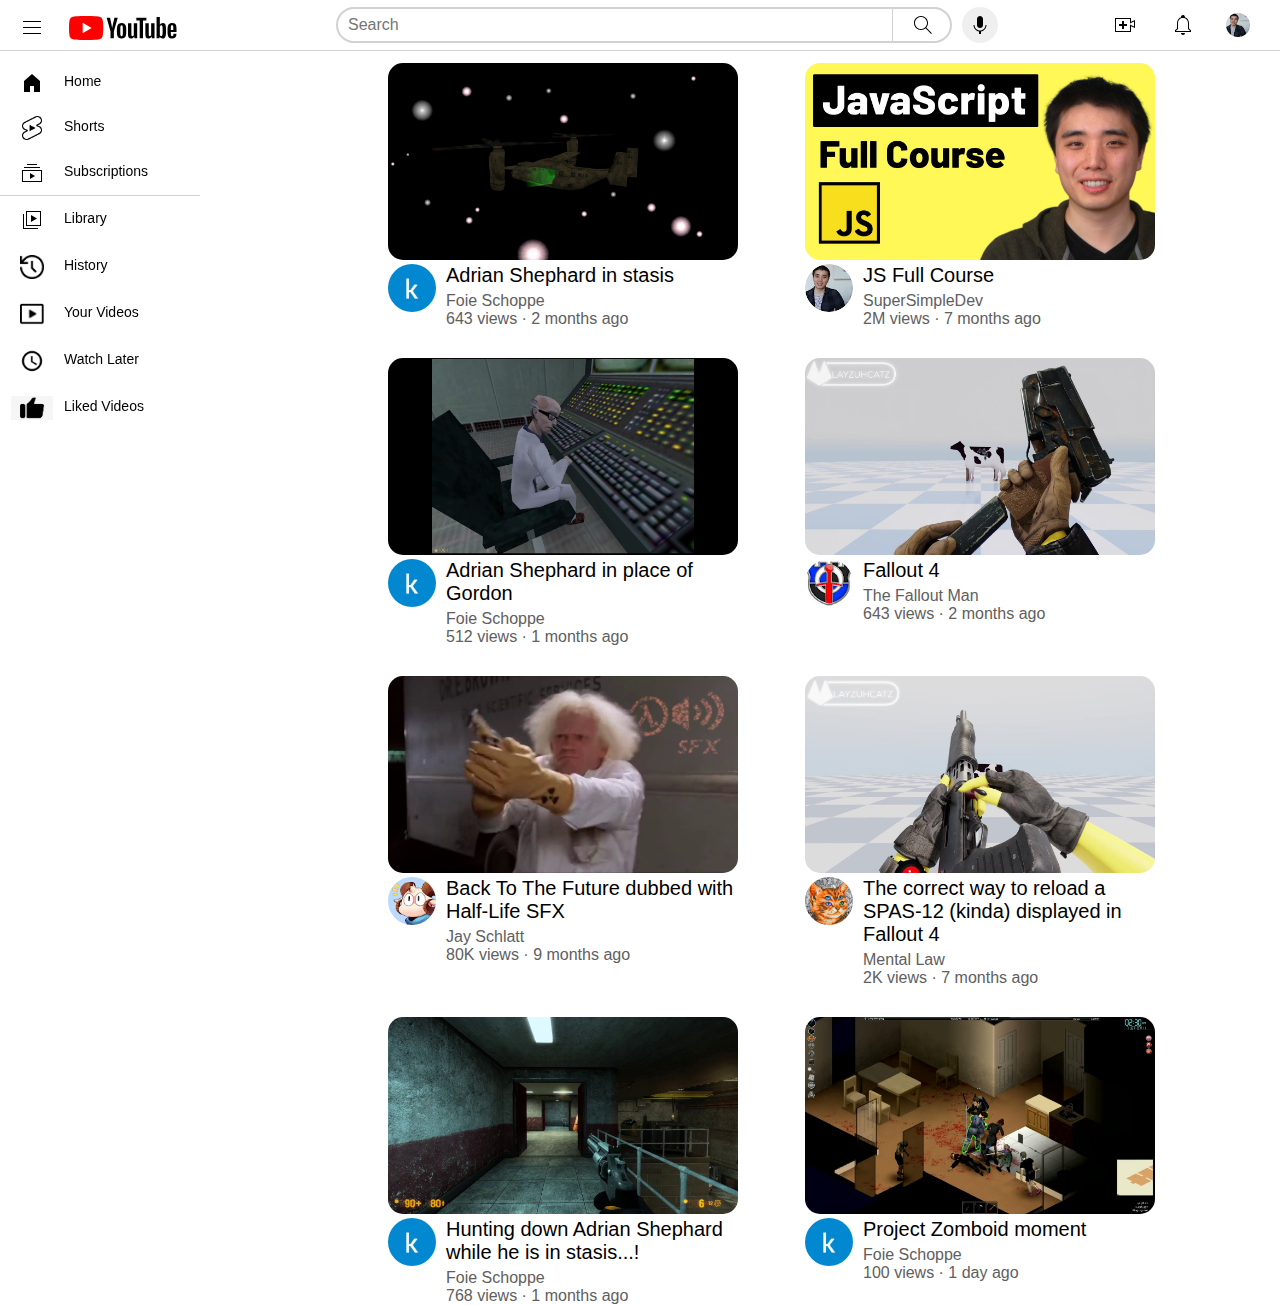
<file: index.html>
<!DOCTYPE html>
<html>

<head>
    <link rel="stylesheet" href="youtubeclonestyles/index.css">
    <link rel="stylesheet" href="youtubeclonestyles/header.css">
    <link rel="stylesheet" href="youtubeclonestyles/sidebar.css">
</head>

<body>
    <div id="header">
        <div id="left-header">
            <div id="hamburger">
                <img src="images/header/hamburger-menu.svg">
            </div>
            <div id="youtube-logo">
                <img src="images/header/youtube-logo.svg">
            </div>
        </div>
        <div id="middle-header">
            <div id="search-bar-div">
                <input id="search-bar" type="text" placeholder="Search">
                <button id="search-button">
                    <img id="search-icon" src="images/header/search.svg">
                    <div id="tooltip">Search</div>
                </button>
            </div>
            <button id="voice-search-button">
                <img id="voice-search-icon" src="images/header/voice-search-icon.svg">
                <div id="tooltip">Search with your voice</div>
            </button>
        </div>
        <div id="right-header">
            <div id="upload-button">
                <img id="upload-icon" src="images/header/upload.svg">
                <div id="tooltip">Upload media</div>
            </div>
            <div id="notif-button">
                <img id="notif-icon" src="images/header/notifications.svg">
                <div id="tooltip">Notifications</div>
            </div>
            <div id="userpfp-button">
                <img id="current-userpfp" src="images/header/my-channel.jpeg">
                <div id="tooltip">User pfp</div>
            </div>
        </div>
    </div>

    <div id="sidebar">
        <div id="tabs-list" style="
            padding-top: 5px;
            height: 135px;
            border-bottom-style: solid;
            border-bottom-width: 1px;
            border-bottom-color: rgb(210,210,210);;
            ">
            <div id="tab">
                <div id="tab-icon">
                    <img src="images/sidebar/home.svg">
                </div>
                <div id="tab-text">Home</div>
            </div>
            <div id="tab">
                <div id="tab-icon">
                    <img src="youtubecloneimages/YouTube_Shorts_(Outline).png">
                </div>
                <div id="tab-text">Shorts</div>
            </div>
            <div id="tab">
                <div id="tab-icon">
                    <img src="images/sidebar/subscriptions.svg">
                </div>
                <div id="tab-text">Subscriptions</div>
            </div>
        </div>
        <div id="tabs-list">
            <div id="tab">
                <div id="tab-icon">
                    <img src="images/sidebar/library.svg">
                </div>
                <div id="tab-text">Library</div>
            </div>
            <div id="tab">
                <div id="tab-icon">
                    <img src="youtubecloneimages/history.png">
                </div>
                <div id="tab-text">History</div>
            </div>
            <div id="tab">
                <div id="tab-icon">
                    <img src="youtubecloneimages/youtube-video-icon-png-27.png">
                </div>
                <div id="tab-text">Your Videos</div>
            </div>
            <div id="tab">
                <div id="tab-icon">
                    <img src="youtubecloneimages/watch-later-1781603-1513853.png">
                </div>
                <div id="tab-text">Watch Later</div>
            </div>
            <div id="tab">
                <div id="tab-icon">
                    <img src="youtubecloneimages/kisspng-youtube-like-button-thumb-signal-computer-icons-youtube-clipart-5adbb449852269.4559370715243479775453.jpg">
                </div>
                <div id="tab-text">Liked Videos</div>
            </div>
        </div>
    </div>

    <div id="videos-container">
        <div id="video-div">
            <div id="thumbnail-row">
                <img id="thumbnail" src="youtubecloneimages/thumbnails/thumbnail1.jpg">
            </div>
            <div id="pfp-info-row">
                <div id="pfp-div">
                    <img id="video-pfp" src="youtubecloneimages/pfps/k.jpg">
                </div>
                <div id="video-info-div">
                    <p id="title">Adrian Shephard in stasis</p>
                    <p id="vid-creator">Foie Schoppe <!--&#10003;--></p>
                    <p id="vid-stats">643 views &#183; 2 months ago</p>
                </div>
            </div>
        </div>

        <div id="video-div">
            <div id="thumbnail-row">
                <img id="thumbnail" src="youtubecloneimages/thumbnails/thumbnail2.jpg">
            </div>
            <div id="pfp-info-row">
                <div id="pfp-div">
                    <img id="video-pfp" src="images/header/my-channel.jpeg">
                </div>
                <div id="video-info-div">
                    <p id="title">JS Full Course</p>
                    <p id="vid-creator">SuperSimpleDev <!--&#10003;--></p>
                    <p id="vid-stats">2M views &#183; 7 months ago</p>
                </div>
            </div>
        </div>
        <div id="video-div">
            <div id="thumbnail-row">
                <img id="thumbnail" src="youtubecloneimages/thumbnails/thumbnail7.jpg">
            </div>
            <div id="pfp-info-row">
                <div id="pfp-div">
                    <img id="video-pfp" src="youtubecloneimages/pfps/k.jpg">
                </div>
                <div id="video-info-div">
                    <p id="title">Adrian Shephard in place of Gordon</p>
                    <p id="vid-creator">Foie Schoppe <!--&#10003;--></p>
                    <p id="vid-stats">512 views &#183; 1 months ago</p>
                </div>
            </div>
        </div>
        <div id="video-div">
            <div id="thumbnail-row">
                <img id="thumbnail" src="youtubecloneimages/thumbnails/thumbnail3.jpg">
            </div>
            <div id="pfp-info-row">
                <div id="pfp-div">
                    <img id="video-pfp" src="images/pfps/pfp2.jpg">
                </div>
                <div id="video-info-div">
                    <p id="title">Fallout 4</p>
                    <p id="vid-creator">The Fallout Man <!--&#10003;--></p>
                    <p id="vid-stats">643 views &#183; 2 months ago</p>
                </div>
            </div>
        </div>
        <div id="video-div">
            <div id="thumbnail-row">
                <img id="thumbnail" src="youtubecloneimages/thumbnails/thumbnail4.jpg">
            </div>
            <div id="pfp-info-row">
                <div id="pfp-div">
                    <img id="video-pfp" src="images/pfps/jschlatt.jpg">
                </div>
                <div id="video-info-div">
                    <p id="title">Back To The Future dubbed with Half-Life SFX</p>
                    <p id="vid-creator">Jay Schlatt <!--&#10003;--></p>
                    <p id="vid-stats">80K views &#183; 9 months ago</p>
                </div>
            </div>
        </div>
        <div id="video-div">
            <div id="thumbnail-row">
                <img id="thumbnail" src="youtubecloneimages/thumbnails/thumbnail5.jpg">
            </div>
            <div id="pfp-info-row">
                <div id="pfp-div">
                    <img id="video-pfp" src="images/pfps/mentaloutlaw.jpg">
                </div>
                <div id="video-info-div">
                    <p id="title">The correct way to reload a SPAS-12 (kinda) displayed in Fallout 4</p>
                    <p id="vid-creator">Mental Law <!--&#10003;--></p>
                    <p id="vid-stats">2K views &#183; 7 months ago</p>
                </div>
            </div>
        </div>
        <div id="video-div">
            <div id="thumbnail-row">
                <img id="thumbnail" src="youtubecloneimages/thumbnails/thumbnail6.jpg">
            </div>
            <div id="pfp-info-row">
                <div id="pfp-div">
                    <img id="video-pfp" src="youtubecloneimages/pfps/k.jpg">
                </div>
                <div id="video-info-div">
                    <p id="title">Hunting down Adrian Shephard while he is in stasis...!</p>
                    <p id="vid-creator">Foie Schoppe <!--&#10003;--></p>
                    <p id="vid-stats">768 views &#183; 1 months ago</p>
                </div>
            </div>
        </div>
        <div id="video-div">
            <div id="thumbnail-row">
                <img id="thumbnail" src="youtubecloneimages/thumbnails/thumbnail8.jpg">
            </div>
            <div id="pfp-info-row">
                <div id="pfp-div">
                    <img id="video-pfp" src="youtubecloneimages/pfps/k.jpg">
                </div>
                <div id="video-info-div">
                    <p id="title">Project Zomboid moment</p>
                    <p id="vid-creator">Foie Schoppe <!--&#10003;--></p>
                    <p id="vid-stats">100 views &#183; 1 day ago</p>
                </div>
            </div>
        </div>
    </div>
</body>

</html>
</file>
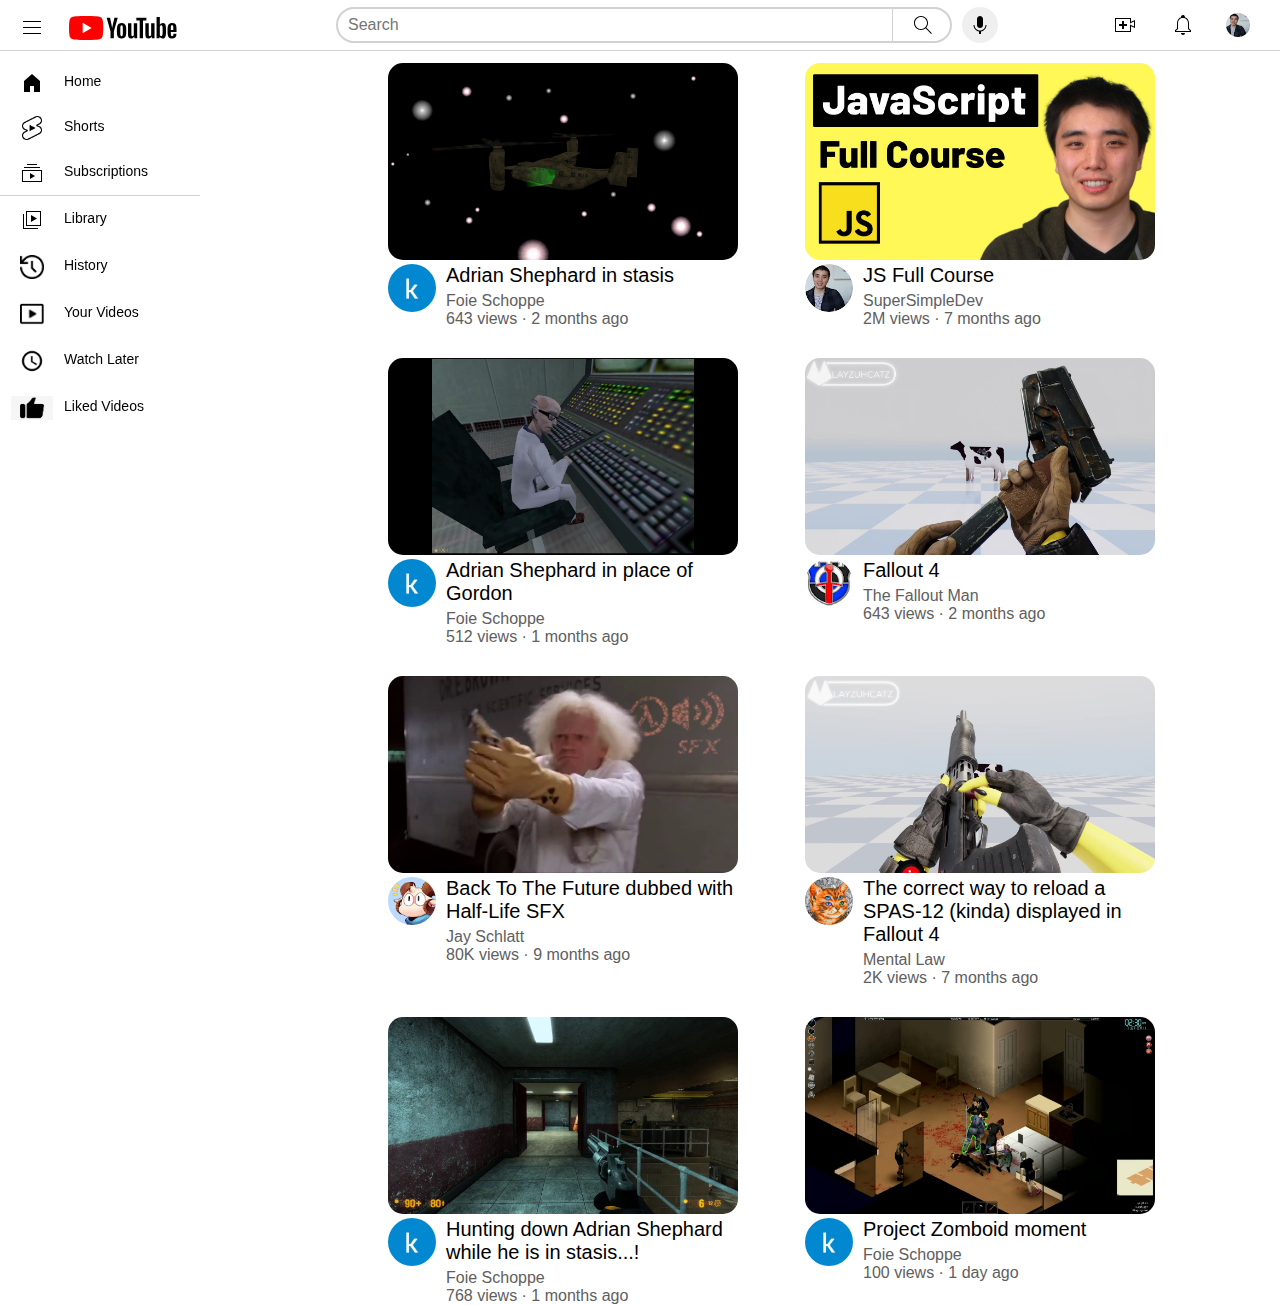
<file: youtubeclone.html>
<!DOCTYPE html>
<html>

<head>
    <link rel="stylesheet" href="youtubeclonestyles/index.css">
    <link rel="stylesheet" href="youtubeclonestyles/header.css">
    <link rel="stylesheet" href="youtubeclonestyles/sidebar.css">
</head>

<body>
    <div id="header">
        <div id="left-header">
            <div id="hamburger">
                <img src="images/header/hamburger-menu.svg">
            </div>
            <div id="youtube-logo">
                <img src="images/header/youtube-logo.svg">
            </div>
        </div>
        <div id="middle-header">
            <div id="search-bar-div">
                <input id="search-bar" type="text" placeholder="Search">
                <button id="search-button">
                    <img id="search-icon" src="images/header/search.svg">
                    <div id="tooltip">Search</div>
                </button>
            </div>
            <button id="voice-search-button">
                <img id="voice-search-icon" src="images/header/voice-search-icon.svg">
                <div id="tooltip">Search with your voice</div>
            </button>
        </div>
        <div id="right-header">
            <div id="upload-button">
                <img id="upload-icon" src="images/header/upload.svg">
                <div id="tooltip">Upload media</div>
            </div>
            <div id="notif-button">
                <img id="notif-icon" src="images/header/notifications.svg">
                <div id="tooltip">Notifications</div>
            </div>
            <div id="userpfp-button">
                <img id="current-userpfp" src="images/header/my-channel.jpeg">
            </div>
        </div>
    </div>

    <div id="sidebar">
        <div id="tabs-list" style="
            padding-top: 5px;
            height: 135px;
            border-bottom-style: solid;
            border-bottom-width: 1px;
            border-bottom-color: rgb(210,210,210);;
            ">
            <div id="tab">
                <div id="tab-icon">
                    <img src="images/sidebar/home.svg">
                </div>
                <div id="tab-text">Home</div>
            </div>
            <div id="tab">
                <div id="tab-icon">
                    <img src="youtubecloneimages/YouTube_Shorts_(Outline).png">
                </div>
                <div id="tab-text">Shorts</div>
            </div>
            <div id="tab">
                <div id="tab-icon">
                    <img src="images/sidebar/subscriptions.svg">
                </div>
                <div id="tab-text">Subscriptions</div>
            </div>
        </div>
        <div id="tabs-list">
            <div id="tab">
                <div id="tab-icon">
                    <img src="images/sidebar/library.svg">
                </div>
                <div id="tab-text">Library</div>
            </div>
            <div id="tab">
                <div id="tab-icon">
                    <img src="youtubecloneimages/history.png">
                </div>
                <div id="tab-text">History</div>
            </div>
            <div id="tab">
                <div id="tab-icon">
                    <img src="youtubecloneimages/youtube-video-icon-png-27.png">
                </div>
                <div id="tab-text">Your Videos</div>
            </div>
            <div id="tab">
                <div id="tab-icon">
                    <img src="youtubecloneimages/watch-later-1781603-1513853.png">
                </div>
                <div id="tab-text">Watch Later</div>
            </div>
            <div id="tab">
                <div id="tab-icon">
                    <img src="youtubecloneimages/kisspng-youtube-like-button-thumb-signal-computer-icons-youtube-clipart-5adbb449852269.4559370715243479775453.jpg">
                </div>
                <div id="tab-text">Liked Videos</div>
            </div>
        </div>
    </div>

    <div id="videos-container">
        <div id="video-div">
            <div id="thumbnail-row">
                <img id="thumbnail" src="youtubecloneimages/thumbnails/thumbnail1.jpg">
            </div>
            <div id="pfp-info-row">
                <div id="pfp-div">
                    <img id="video-pfp" src="youtubecloneimages/pfps/k.jpg">
                </div>
                <div id="video-info-div">
                    <p id="title">Adrian Shephard in stasis</p>
                    <p id="vid-creator">Foie Schoppe <!--&#10003;--></p>
                    <div id="tooltip">Foie Schoppe</div>
                    <p id="vid-stats">643 views &#183; 2 months ago</p>
                </div>
            </div>
        </div>

        <div id="video-div">
            <div id="thumbnail-row">
                <img id="thumbnail" src="youtubecloneimages/thumbnails/thumbnail2.jpg">
            </div>
            <div id="pfp-info-row">
                <div id="pfp-div">
                    <img id="video-pfp" src="images/header/my-channel.jpeg">
                </div>
                <div id="video-info-div">
                    <p id="title">JS Full Course</p>
                    <p id="vid-creator">SuperSimpleDev <!--&#10003;--></p>
                    <div id="tooltip">SuperSimpleDev</div>
                    <p id="vid-stats">2M views &#183; 7 months ago</p>
                </div>
            </div>
        </div>
        <div id="video-div">
            <div id="thumbnail-row">
                <img id="thumbnail" src="youtubecloneimages/thumbnails/thumbnail7.jpg">
            </div>
            <div id="pfp-info-row">
                <div id="pfp-div">
                    <img id="video-pfp" src="youtubecloneimages/pfps/k.jpg">
                </div>
                <div id="video-info-div">
                    <p id="title">Adrian Shephard in place of Gordon</p>
                    <p id="vid-creator">Foie Schoppe <!--&#10003;--></p>
                    <div id="tooltip">Foie Schoppe</div>
                    <p id="vid-stats">512 views &#183; 1 months ago</p>
                </div>
            </div>
        </div>
        <div id="video-div">
            <div id="thumbnail-row">
                <img id="thumbnail" src="youtubecloneimages/thumbnails/thumbnail3.jpg">
            </div>
            <div id="pfp-info-row">
                <div id="pfp-div">
                    <img id="video-pfp" src="images/pfps/pfp2.jpg">
                </div>
                <div id="video-info-div">
                    <p id="title">Fallout 4</p>
                    <p id="vid-creator">The Fallout Man <!--&#10003;--></p>
                    <div id="tooltip">The Fallout Man</div>
                    <p id="vid-stats">643 views &#183; 2 months ago</p>
                </div>
            </div>
        </div>
        <div id="video-div">
            <div id="thumbnail-row">
                <img id="thumbnail" src="youtubecloneimages/thumbnails/thumbnail4.jpg">
            </div>
            <div id="pfp-info-row">
                <div id="pfp-div">
                    <img id="video-pfp" src="images/pfps/jschlatt.jpg">
                </div>
                <div id="video-info-div">
                    <p id="title">Back To The Future dubbed with Half-Life SFX</p>
                    <p id="vid-creator">Jay Schlatt <!--&#10003;--></p>
                    <div id="tooltip">Jay Schlatt</div>
                    <p id="vid-stats">80K views &#183; 9 months ago</p>
                </div>
            </div>
        </div>
        <div id="video-div">
            <div id="thumbnail-row">
                <img id="thumbnail" src="youtubecloneimages/thumbnails/thumbnail5.jpg">
            </div>
            <div id="pfp-info-row">
                <div id="pfp-div">
                    <img id="video-pfp" src="images/pfps/mentaloutlaw.jpg">
                </div>
                <div id="video-info-div">
                    <p id="title">The correct way to reload a SPAS-12 (kinda) displayed in Fallout 4</p>
                    <p id="vid-creator">Mental Law <!--&#10003;--></p>
                    <div id="tooltip">Mental Law</div>
                    <p id="vid-stats">2K views &#183; 7 months ago</p>
                </div>
            </div>
        </div>
        <div id="video-div">
            <div id="thumbnail-row">
                <img id="thumbnail" src="youtubecloneimages/thumbnails/thumbnail6.jpg">
            </div>
            <div id="pfp-info-row">
                <div id="pfp-div">
                    <img id="video-pfp" src="youtubecloneimages/pfps/k.jpg">
                </div>
                <div id="video-info-div">
                    <p id="title">Hunting down Adrian Shephard while he is in stasis...!</p>
                    <p id="vid-creator">Foie Schoppe <!--&#10003;--></p>
                    <div id="tooltip">Foie Schoppe</div>
                    <p id="vid-stats">768 views &#183; 1 months ago</p>
                </div>
            </div>
        </div>
        <div id="video-div">
            <div id="thumbnail-row">
                <img id="thumbnail" src="youtubecloneimages/thumbnails/thumbnail8.jpg">
            </div>
            <div id="pfp-info-row">
                <div id="pfp-div">
                    <img id="video-pfp" src="youtubecloneimages/pfps/k.jpg">
                </div>
                <div id="video-info-div">
                    <p id="title">Project Zomboid moment</p>
                    <p id="vid-creator">Foie Schoppe <!--&#10003;--></p>
                    <div id="tooltip">Foie Schoppe</div>
                    <p id="vid-stats">100 views &#183; 1 day ago</p>
                </div>
            </div>
        </div>
    </div>
</body>

</html>
</file>
<file: youtubeclonestyles/index.css>
body {
    font-family: sans-serif;
    padding-top: 55px;
    height: 1150px;
}

p {
    margin-top: 0;
    margin-bottom: 0;
}

#videos-container {
    display: grid;
    grid-template-columns: 1fr 1fr 1fr 1fr;
    padding-left: 380px;
    row-gap: 30px;
    padding-right: 50px;
}


@media (min-width:1px) and (max-width:850px) {
    #videos-container{
        grid-template-columns: 1fr;
    }
}

@media (min-width:851px) and (max-width:1300px) {
    #videos-container{
        grid-template-columns: 1fr 1fr;
    }
}

@media(min-width: 1301px) and (max-width:1599px){
    #videos-container{
        grid-template-columns: 1fr 1fr 1fr;
    }
}

@media (min-width:1600px) {
    #videos-container{
        grid-template-columns: 1fr 1fr 1fr 1fr;
    }
}

#pfp-info-row {
    display: grid;
    grid-template-columns: 48px 1fr;
    column-gap: 10px;
}

#pfp-div {}

#video-pfp {
    width: 48px;
    border-radius: 24px;
}

#video-info-div {
    vertical-align: top;
}

#title {
    font-size: 20px;
    margin-bottom: 5px;
    font-weight: 500;
}
#title, #vid-creator{
    cursor:pointer;
}
#vid-creator{
    width: 140px;
}
#vid-creator:hover{
    color: rgb(0,0,0);
}
#vid-creator,
#vid-stats {
    color: rgb(96, 96, 96);
}

#thumbnail,
#video-div {
    width: 350px;
}

#thumbnail {
    border-radius: 15px;
    object-fit: cover;
    transition: border-radius 0.15s;
}

#thumbnail:hover {
    border-radius: 0;
    cursor:pointer;
}

#video-div {}
</file>
<file: youtubeclonestyles/header.css>
#header{
    display: flex;
    flex-direction: row;
    justify-content: space-between;
    position: fixed;
    top: 0;
    left: 0;
    right: 0;
    background-color: white;
    border-bottom-width: 1px;
    border-bottom-style: solid;
    border-bottom-color: rgb(210, 210, 210);
    z-index: 1;
    height: 50px;
}

#left-header {
    align-items: center;
    display: flex;
    padding-top: 10px;
}

#hamburger img {
    height: 24px;
    margin-left: 20px;
    margin-right: 25px;
}

#youtube-logo img {
    height: 24px;
}

#middle-header{
    display:flex;
    align-items: center;
    flex:1;
    margin-left: 70px;
    margin-right: 35px;
    max-width: 650px;
}
#search-bar-div{
    display:flex;
    flex:1;
    margin-right: -50px;
}
#search-bar{
    width: 600px;
    height: 30px;
    font-size: 16px;
    font-weight: 500;
    padding-left: 10px;
    border-radius: 20px;
    border-style: solid;
    border-width: 2px;
    border-color: rgb(210, 210, 210);
    transition: margin-left 0.15s ease, width 0.15s ease;
}
#search-bar:focus{
    background-color: rgb(220, 220, 220);
    margin-left: -40px;
    width: 640px;
}
#search-bar::placeholder{
    font-size: 16px;
    font-weight: 500;
}
#right-header{
    width: 140px;
    display: flex;
    align-items: center;
    justify-content: space-between;
    margin-right: 30px;
    flex-shrink: 0;
}
#right-header img{
    height: 24px;
}
#upload-icon{
    height: 24px;
}
#voice-search-icon{
    height: 24px;
}
#voice-search-button{
    height: 36px;
    border-radius: 20px;
    border: none;
}
#search-button{
    height:36px;
    width: 60px;
    border:none;
    right:60px;
    background:none;
    border-left: solid;
    border-left-width: 1px;
    border-left-color:rgb(210, 210, 210);
}
#search-icon{
    height:24px;
}
#search-button,
#voice-search-button,
#upload-button,
#yt-apps-button,
#notif-button,
#userpfp-button {
    position: relative;
    display: flex;
    justify-content: center;
    align-items: center;
    cursor:pointer;
}
#upload-button,
#yt-apps-button,
#notif-button{
    border-radius: 50%;
    width: 30px;
    height: 30px;
}
#upload-button:hover,
#yt-apps-button:hover,
#notif-button:hover,
#userpfp-button:hover {
    background-color: rgb(225,225,225);
}
#tooltip{
    position: absolute;
    background-color: gray;
    color: white;
    padding-top: 4px;
    padding-bottom: 4px;
    padding-left: 8px;
    padding-right: 8px;
    border-radius: 2px;
    font-size: 12px;
    top:40px;
    opacity: 0;
    transition: opacity 0.15s;
    pointer-events: none;
    white-space: nowrap;
}
#video-info-div #tooltip{
    top:initial;
    margin-top: -70px;
}
#search-button:hover #tooltip,
#voice-search-button:hover #tooltip,
#upload-button:hover #tooltip,
#yt-apps-button:hover #tooltip,
#notif-button:hover #tooltip,
#userpfp-button:hover #tooltip,
#video-info-div:hover #tooltip {
    opacity: 1;
}
</file>
<file: youtubeclonestyles/sidebar.css>
#sidebar{
    left:0;
    bottom: 0;
    top: 55px;
    position: fixed;
}
#tabs-list{
    display: flex;
    flex-direction: column;
    justify-content: space-evenly;
    height: 235px;
    width: 200px;
}
#tab{
    padding-left: 20px;
    display: flex;
    align-items: center;
    width: 150px;
    flex:1;
    transition: background-color 0.15s;
    border-radius: 10px;
}
#tab:hover{
    cursor:pointer;
    background-color: rgb(210, 210, 210);
}
#tab-icon{
    width: 24px;
    justify-content: center;
    display: flex;
}
#tab-icon img{
    height: 24px;
}
#tab-text{
    margin-left: 20px;
    font-size: 14px;
    margin-bottom: 4px;
    width: 100px;
}
</file>
